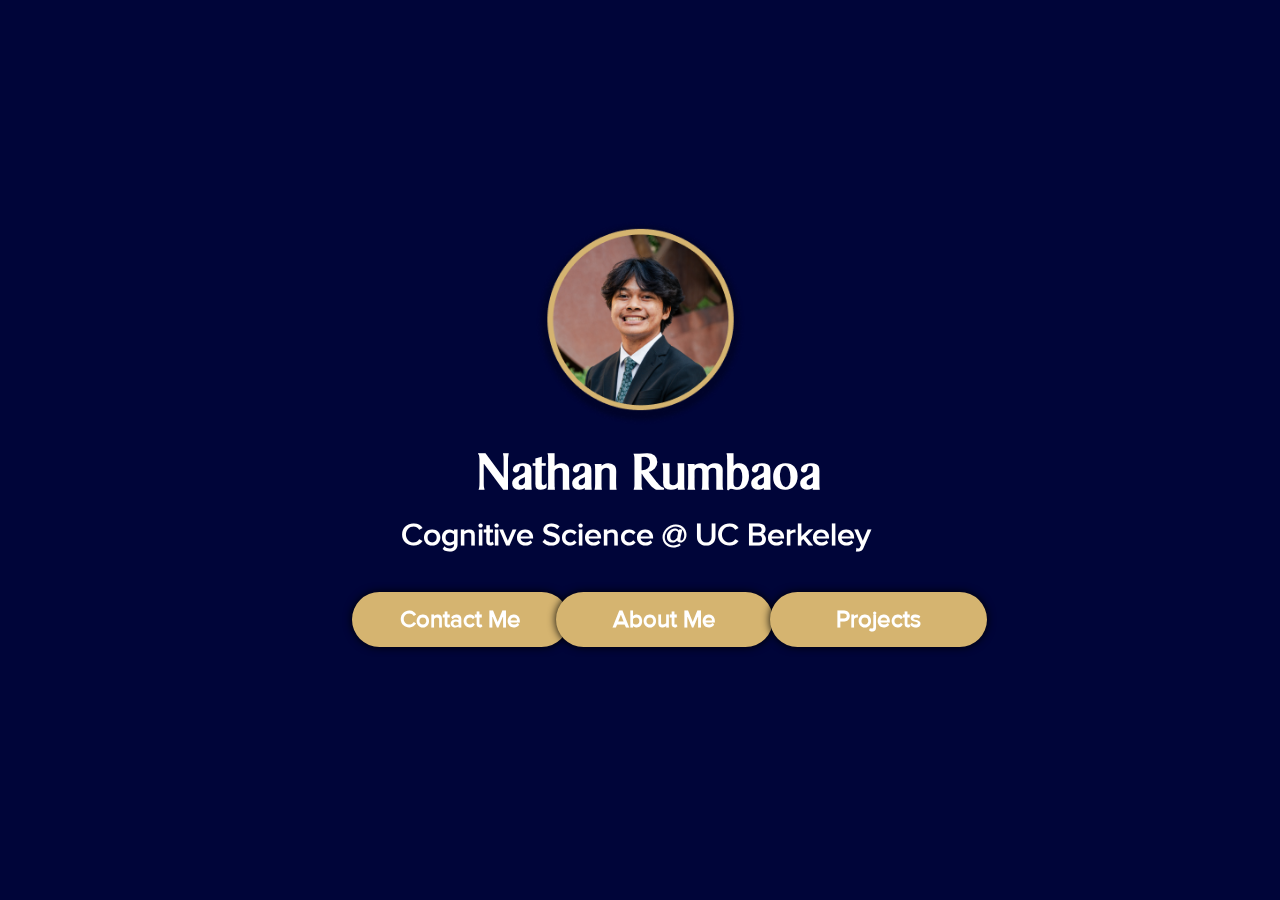
<file: index.html>
<!DOCTYPE html>
<html lang="en">
    <head>
        <title>Nathan Rumbaoa</title>
        <meta
            name = 'Description'
            content = 'This is the personal website of Nathan Rumbaoa, detailing contact information, fun facts, and professional/scholastic experience.'
        />
        <link rel="stylesheet" href="index_style.css" />
    </head>
    <body>
        <img
            src = "Nathan-Rumbaoa.png"
            alt = "Nathan Rumbaoa"
            width = "211"
            height = '206'
            class = "meCircle"
        />
        <h1 class = 'text'>Nathan Rumbaoa</h1>
        <h3 class = 'text'>Cognitive Science @ UC Berkeley</h3>
        <table class=buttons>
            <tr>
                <a href = 'contactMe.html' class = 'contact'>
                    <button>
                        <h4>Contact Me</h4>
                    </button>
                </a>
                <a href = "aboutMe.html" class = 'about'>
                    <button>
                        <h4>About Me</h4>
                    </button>
                </a>
                <a href = 'projects.html' class = 'projects'>
                    <button>
                        <h4>Projects</h4>
                    </button>
                </a>
           </table>
    </body>
</html>
</file>
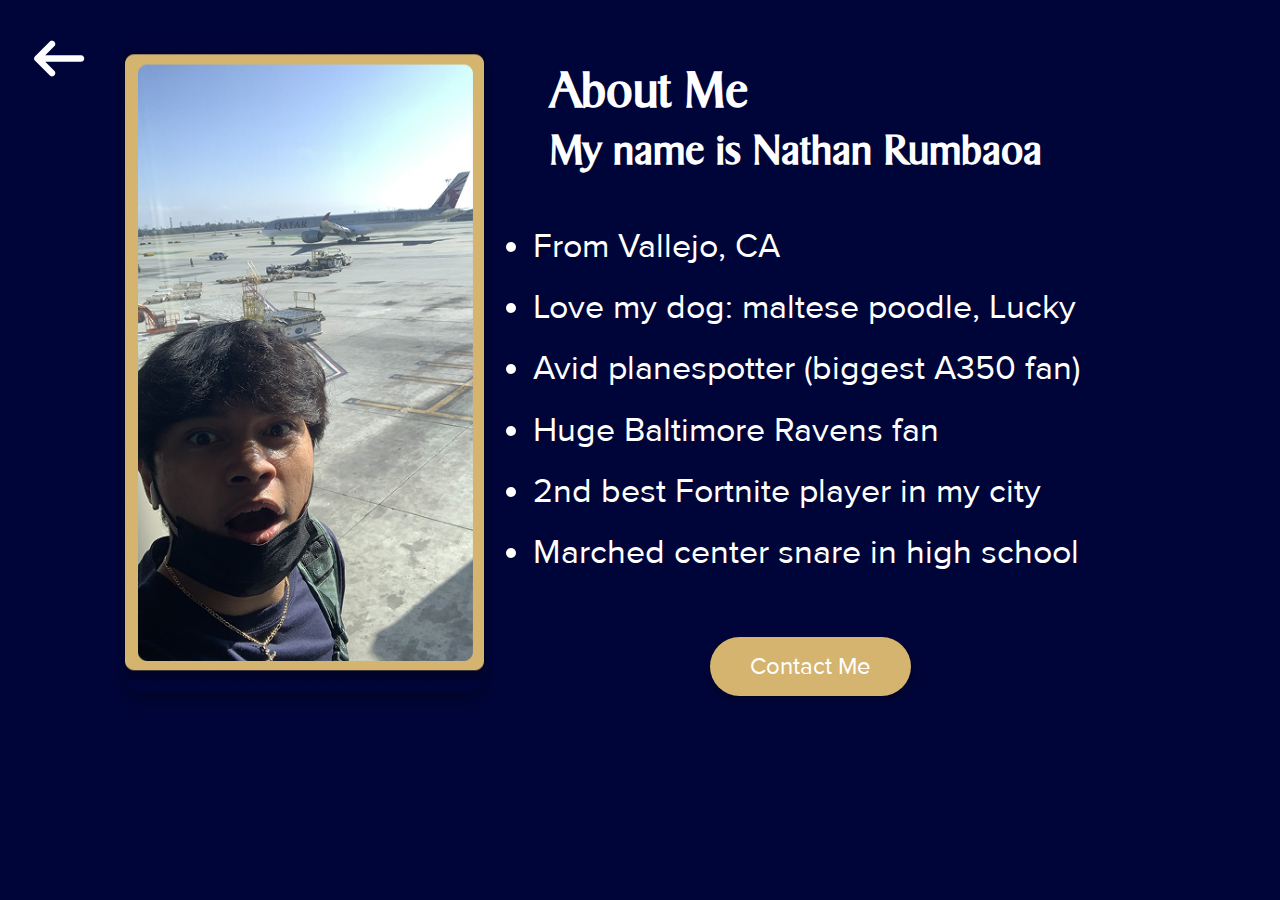
<file: aboutMe.html>
<!DOCTYPE html>
<html lang="en">
    <head>
        <title>Nathan Rumbaoa</title>
        <meta
            name = 'Description'
            content = 'This is the personal website of Nathan Rumbaoa, detailing contact information, fun facts, and professional/scholastic experience.'
        />
        <link rel="stylesheet" href="about_style.css" />
    </head>
    <body>
        <a href="index.html" class="back_arrow">
            <img
                src="Arrow.png"
                alt="Arrow"
                width="77"
                height="77"
            />
        </a>
        <div class="about-me-container">
            <h1 class="about-title">About Me</h1>
            <div class="image-container">
                <img
                    src="Nathan-A35K.png"
                    alt="Nathan with A35K"
                    class="profile-image"
                />
            </div>
            <div class="info-container">
                <h1 class="name">My name is Nathan Rumbaoa</h1>
                <ul class="info-list">
                    <li>From Vallejo, CA</li>
                    <li>Love my dog: maltese poodle, Lucky</li>
                    <li>Avid planespotter (biggest A350 fan)</li>
                    <li>Huge Baltimore Ravens fan</li>
                    <li>2nd best Fortnite player in my city</li>
                    <li>Marched center snare in high school</li>
                </ul>
                <a href="contactMe.html" class="contact-button">
                    Contact Me
                </a>
            </div>
        </div>
    </body>
</html>
</file>
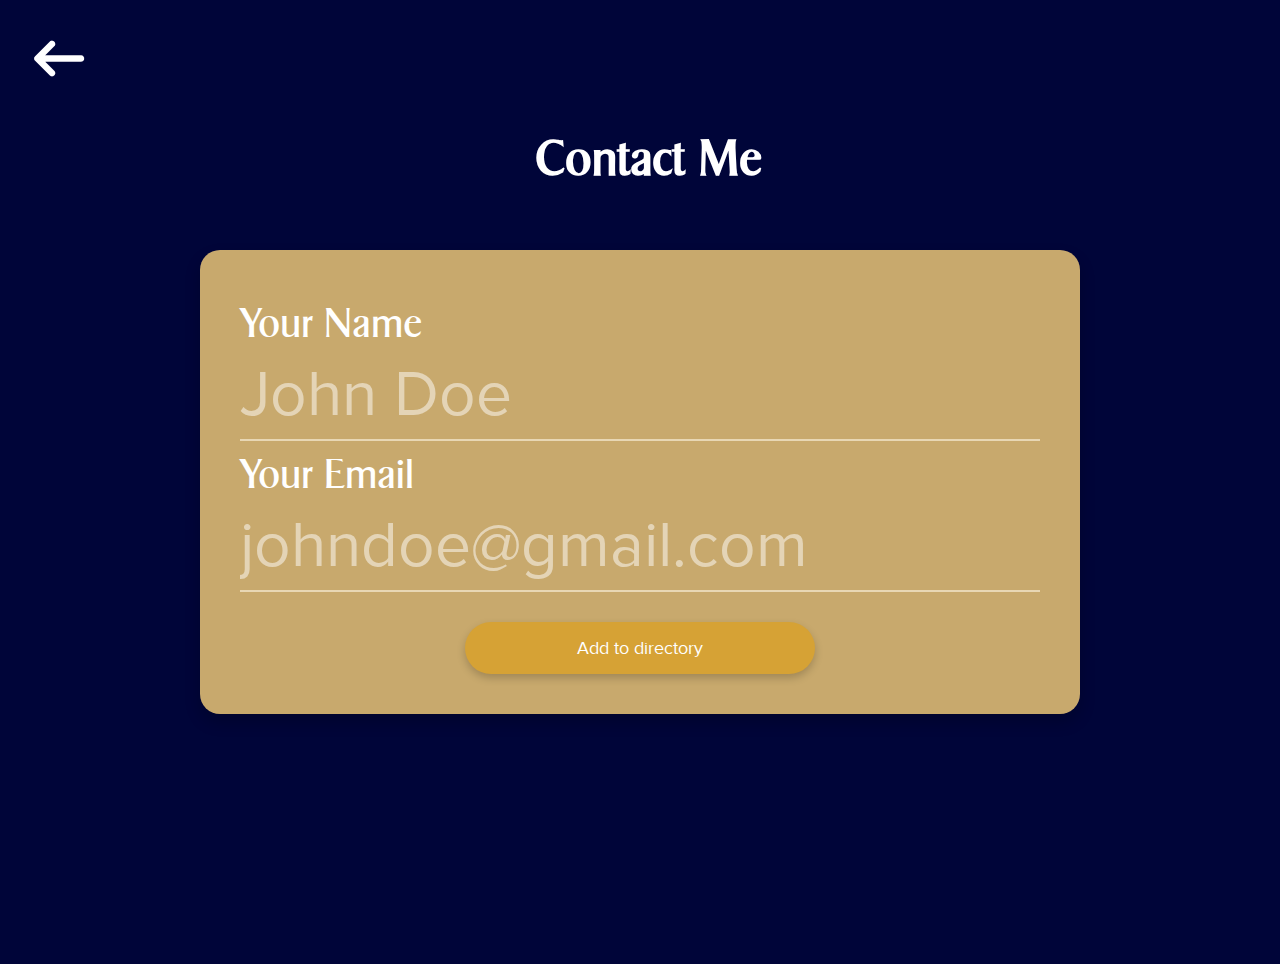
<file: contactMe.html>
<!DOCTYPE html>
<html lang="en">
    <head>
        <title>Nathan Rumbaoa</title>
        <meta
            name = 'Description'
            content = 'This is the personal website of Nathan Rumbaoa, detailing contact information, fun facts, and professional/scholastic experience.'
        />
        <link rel="stylesheet" href="contact_style.css" />
        <script src="contact_script.js" type="text/javascript"></script>
    </head>
    <body>
        <h1>Contact Me</h1>
        <div class="contact-me">
            <div>
              <label for="your-name">Your Name</label>
              <input
                type="text"
                id="your-name"
                name="your-name"
                placeholder="John Doe"
              />
            </div>
            <div>
                <label for="your-email">Your Email</label>
                <input
                  type="text"
                  id="your-email"
                  name="your-email"
                  placeholder="johndoe@gmail.com"
                />
            </div>
            <button id="add-directory" data-testid="add-directory">Add to directory</button>
        </div>
        <a href="index.html" class="back_arrow">
            <img
                src="Arrow.png"
                alt="Arrow"
                width="77"
                height="77"
            />
        </a>
    </body>
</html>
</file>
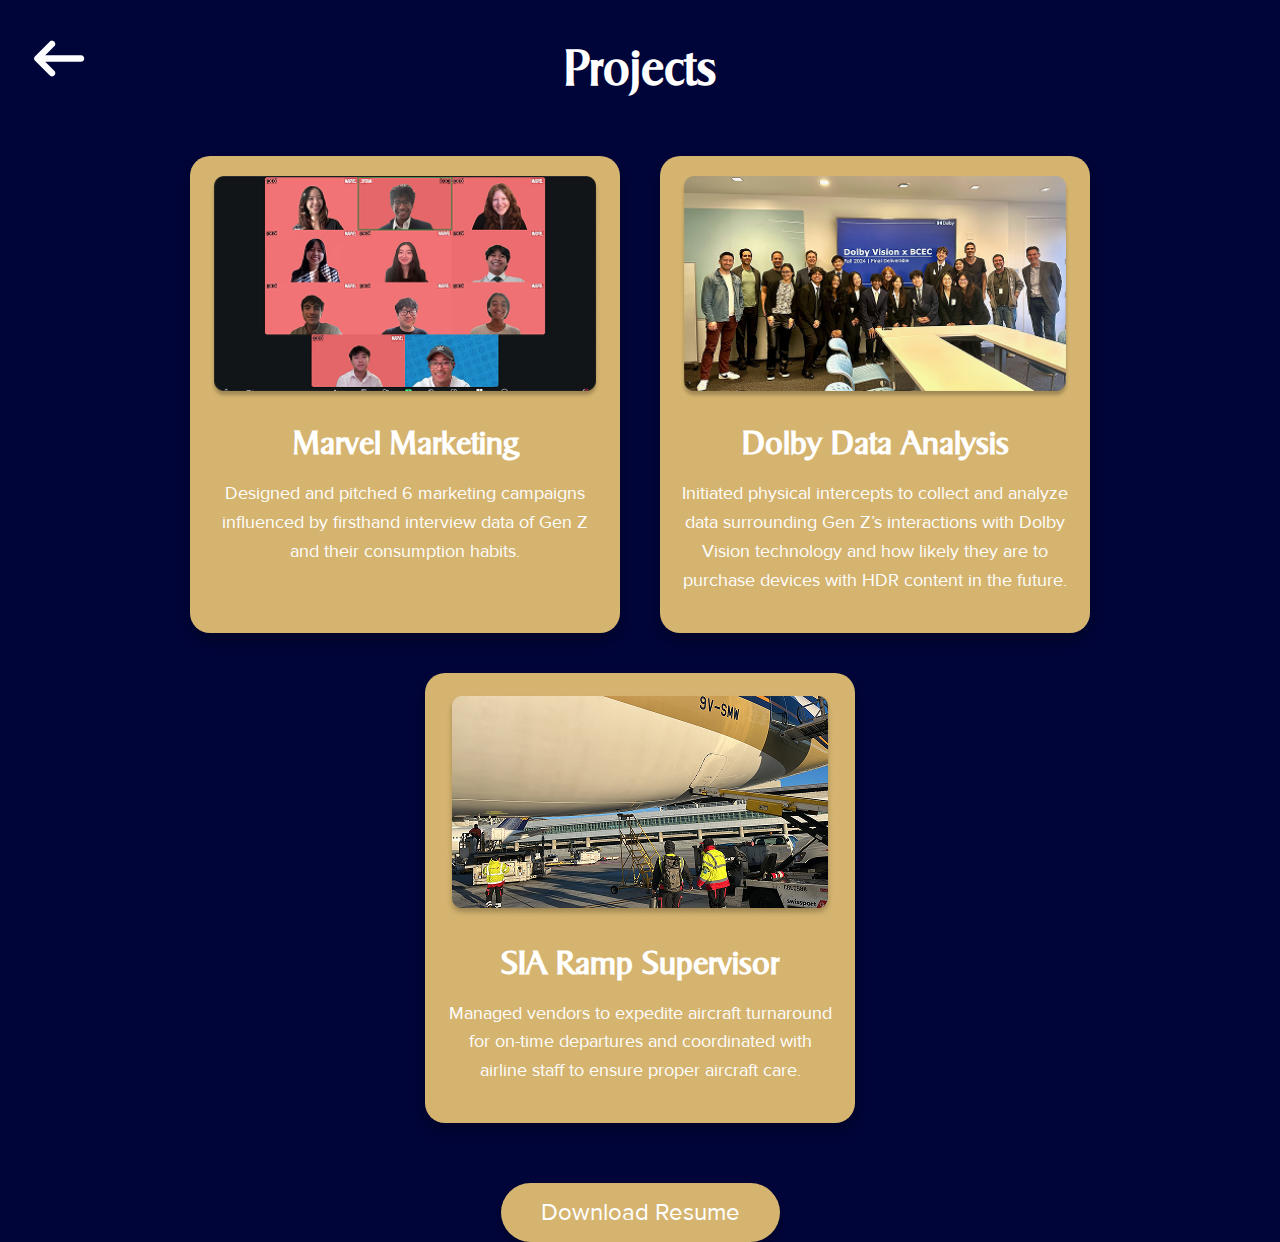
<file: projects.html>
<!DOCTYPE html>
<html lang="en">
    <head>
        <title>Nathan Rumbaoa</title>
        <meta
            name = 'Description'
            content = 'This is the personal website of Nathan Rumbaoa, detailing contact information, fun facts, and professional/scholastic experience.'
        />
        <link rel="stylesheet" href="projects_style.css" />
    </head>
    <body>
        <a href="index.html" class="back_arrow">
            <img src="Arrow.png" alt="Back Arrow" width="77" height="77" />
        </a>
        <h1 class="projects-title">Projects</h1>
        <div class="projects-container">
            <div class="project-card">
                <img src="Marvel.png" alt="Marvel Project" class="project-image" />
                <h2 class="project-title">Marvel Marketing</h2>
                <p class="project-description">
                    Designed and pitched 6 marketing campaigns influenced by firsthand interview data of Gen Z and their consumption habits.
                </p>
            </div>
            <div class="project-card">
                <img src="Dolby.png" alt="Dolby Project" class="project-image" />
                <h2 class="project-title">Dolby Data Analysis</h2>
                <p class="project-description">
                    Initiated physical intercepts to collect and analyze data surrounding Gen Z’s interactions with Dolby Vision technology and how likely they are to purchase devices with HDR content in the future.
                </p>
            </div>
            <div class="project-card">
                <img src="SIA.png" alt="SIA Career" class="project-image" />
                <h2 class="project-title">SIA Ramp Supervisor</h2>
                <p class="project-description">
                    Managed vendors to expedite aircraft turnaround for on-time departures and coordinated with airline staff to ensure proper aircraft care.
                </p>
            </div>
        </div>
        <a href="Nathan Rumbaoa - Resume.pdf" class="download-resume">Download Resume</a>
    </body>
</html>
</file>
<file: index_style.css>
body {
    background-color: #000539;
}
h1, h3, h4 {
    color: white;
}
@font-face {
    font-family: "Sigvar Serial";
    src: url('Sigvar-Serial-Regular.ttf') format('truetype');
}
@font-face {
    font-family: "Proxima Nova";
    src: url('proximanova_regular.ttf') format('truetype');
}
h1 {
    font-size: 48px;
    font-family: 'Sigvar Serial';
}
h3, h4 {
    font-family: 'Proxima Nova';
}
h3 {
    font-size: 32px;
    position:absolute;
    top: 500px;
}
h4 {
    font-size: 24px;
}

html, body {
    width: 100%;
    height: 100%;
    margin: 0;
    padding: 0;
}

body {
    display: flex;
    flex-direction: row;
}

.meCircle {
    position:fixed;
    left: 50%;
    top:35%;
    margin-left: -105.5px;
    margin-top: -95px;
}
h1 {
    position: fixed;
    left: 47%;
    top:53%;
    margin-left: -125px;
    margin-top: -33px;
}
h3 {
    position: fixed;
    left: 50.5%;
    top:60%;
    margin-left: -245px;
    margin-top: -24px;
}

.contact {
    position: fixed;
    top:68%;
    margin-top: -20px;
    left: 22%;
    margin-left: 70px;
    text-decoration: none;
}
.about {
    position: fixed;
    top:68%;
    margin-top: -20px;
    left: 38%;
    margin-left: 70px;
    text-decoration: none;
}
.projects {
    position: fixed;
    top:68%;
    margin-top: -20px;
    left: 50%;
    margin-left: 130px;
    text-decoration: none;
}

button {
    display: flex;
    align-items: center;
    justify-content: center;
    width: 100%;
    width: 217px;
    height: 55px;
  
    background: #D5B470;
    border: none;
    border-radius: 40px;
    filter: drop-shadow(0 0 0.25rem black);
  
    color: white;
    line-height: -200px;
  
    cursor: pointer;
  }
</file>
<file: about_style.css>
@font-face {
    font-family: "Sigvar Serial";
    src: url('Sigvar-Serial-Regular.ttf') format('truetype');
}
@font-face {
    font-family: "Proxima Nova";
    src: url('proximanova_regular.ttf') format('truetype');
}
body {
    background-color: #000539;
    color: white;
    font-family: 'Proxima Nova', sans-serif;
    margin: 0;
    padding: 0;
    box-sizing: border-box;
}

.about-me-container {
    display: flex;
    align-items: center;
    justify-content: space-evenly;
    padding: 40px;
}

.about-title {
    position: absolute;
    top: 30px;
    left: 43%;
    font-size: 48px;
    font-family: 'Sigvar Serial'
}

.image-container {
    border-radius: 20px;
    box-shadow: 0 8px 16px rgba(0, 0, 0, 0.3);
}

.profile-image {
    width: 361px;
    height: 642px;
    object-fit: cover;
}

.info-container {
    max-width: 600px;
}

.name {
    position: absolute;
    top: 100px;
    left: 43%;
    font-size: 40px;
    margin-bottom: 20px;
    font-family: 'Sigvar Serial'
}

.info-list {
    list-style: disc;
    margin-top: 30%;
    margin-left: -13%;
    font-size: 34px;
    line-height: 1.8;
}

.contact-button {
    display: inline-block;
    background-color: #d5b470;
    color: white;
    padding: 15px 40px;
    border-radius: 40px;
    font-size: 24px;
    text-decoration: none;
    margin-top: 20px;
    box-shadow: 0 4px 8px rgba(0, 0, 0, 0.3);
    margin-left: 24%;
}

.back_arrow {
    position: absolute;
    top: 20px;
    left: 20px;
    z-index: 10;
}
</file>
<file: contact_style.css>
@font-face {
    font-family: "Sigvar Serial";
    src: url('Sigvar-Serial-Regular.ttf') format('truetype');
}
@font-face {
    font-family: "Proxima Nova";
    src: url('proximanova_regular.ttf') format('truetype');
}
body {
    background-color: #000539;
    color: white;

}
h1 {
    font-size: 48px;
    font-family: 'Sigvar Serial';
    position:fixed;
    left: 50%;
    top:25%;
    margin-left: -105.5px;
    margin-top: -95px;
}
label {
    font-family: 'Sigvar Serial';
    font-size: 40px;
}

.back_arrow {
    position: absolute;
    top: 20px;
    left: 20px;
    z-index: 10;
}

.contact-me {
    background: #c8a96d;
    border-radius: 20px;
    padding: 40px;
    max-width: 800px;
    box-shadow: 0 8px 16px rgba(0, 0, 0, 0.2);
    margin: 250px auto;
}

.contact-me label {
    display: block;
    color: white;
    font-family: 'Sigvar Serial', sans-serif;
    font-size: 40px;
    margin-top: 10px;
    margin-bottom: 5px;
}

.contact-me input {
    width: 100%;
    background: transparent;
    border: none;
    border-bottom: 2px solid #e8d7b4;
    color: rgba(255, 255, 255, 0.7);
    font-size: 64px;
    padding: 5px 0;
    outline: none;
    font-family: 'Proxima Nova', sans-serif;
}

.contact-me input::placeholder {
    color: rgba(255, 255, 255, 0.5);
}

#add-directory {
    display: block;
    width: 100%;
    max-width: 350px;
    margin: 30px auto 0;
    padding: 15px 0;
    background: #D6A235;
    border: none;
    border-radius: 40px;
    color: white;
    font-family: 'Proxima Nova', sans-serif;
    font-size: 18px;
    cursor: pointer;
    box-shadow: 0 4px 8px rgba(0, 0, 0, 0.2);
}
</file>
<file: projects_style.css>
@font-face {
    font-family: "Sigvar Serial";
    src: url('Sigvar-Serial-Regular.ttf') format('truetype');
}
@font-face {
    font-family: "Proxima Nova";
    src: url('proximanova_regular.ttf') format('truetype');
}
body {
    background-color: #000539;
    color: white;
    font-family: 'Proxima Nova', sans-serif;
    margin: 0;
    padding: 0;
    box-sizing: border-box;
    text-align: center;
}

.back_arrow {
    position: absolute;
    top: 20px;
    left: 20px;
    z-index: 10;
}

.projects-title {
    font-size: 48px;
    font-family: 'Sigvar Serial';
    margin: 40px 0;
}

.projects-container {
    display: flex;
    justify-content: center;
    gap: 40px;
    padding: 20px;
    flex-wrap: wrap;
}

.project-card {
    width: 390px;
    background-color: #d5b470;
    border-radius: 20px;
    padding: 20px;
    box-shadow: 0 8px 16px rgba(0, 0, 0, 0.3);
    text-align: center;
}

.project-image {
    width: 100%;
    border-radius: 12px;
    object-fit: cover;
}

.project-title {
    font-size: 32px;
    margin: 20px 0 10px 0;
    font-family: 'Sigvar Serial';
}

.project-description {
    font-size: 18px;
    line-height: 1.6;
}

.download-resume {
    display: inline-block;
    background-color: #d5b470;
    color: white;
    padding: 15px 40px;
    border-radius: 40px;
    font-size: 24px;
    text-decoration: none;
    margin-top: 40px;
    box-shadow: 0 4px 8px rgba(0, 0, 0, 0.3);
}
</file>
